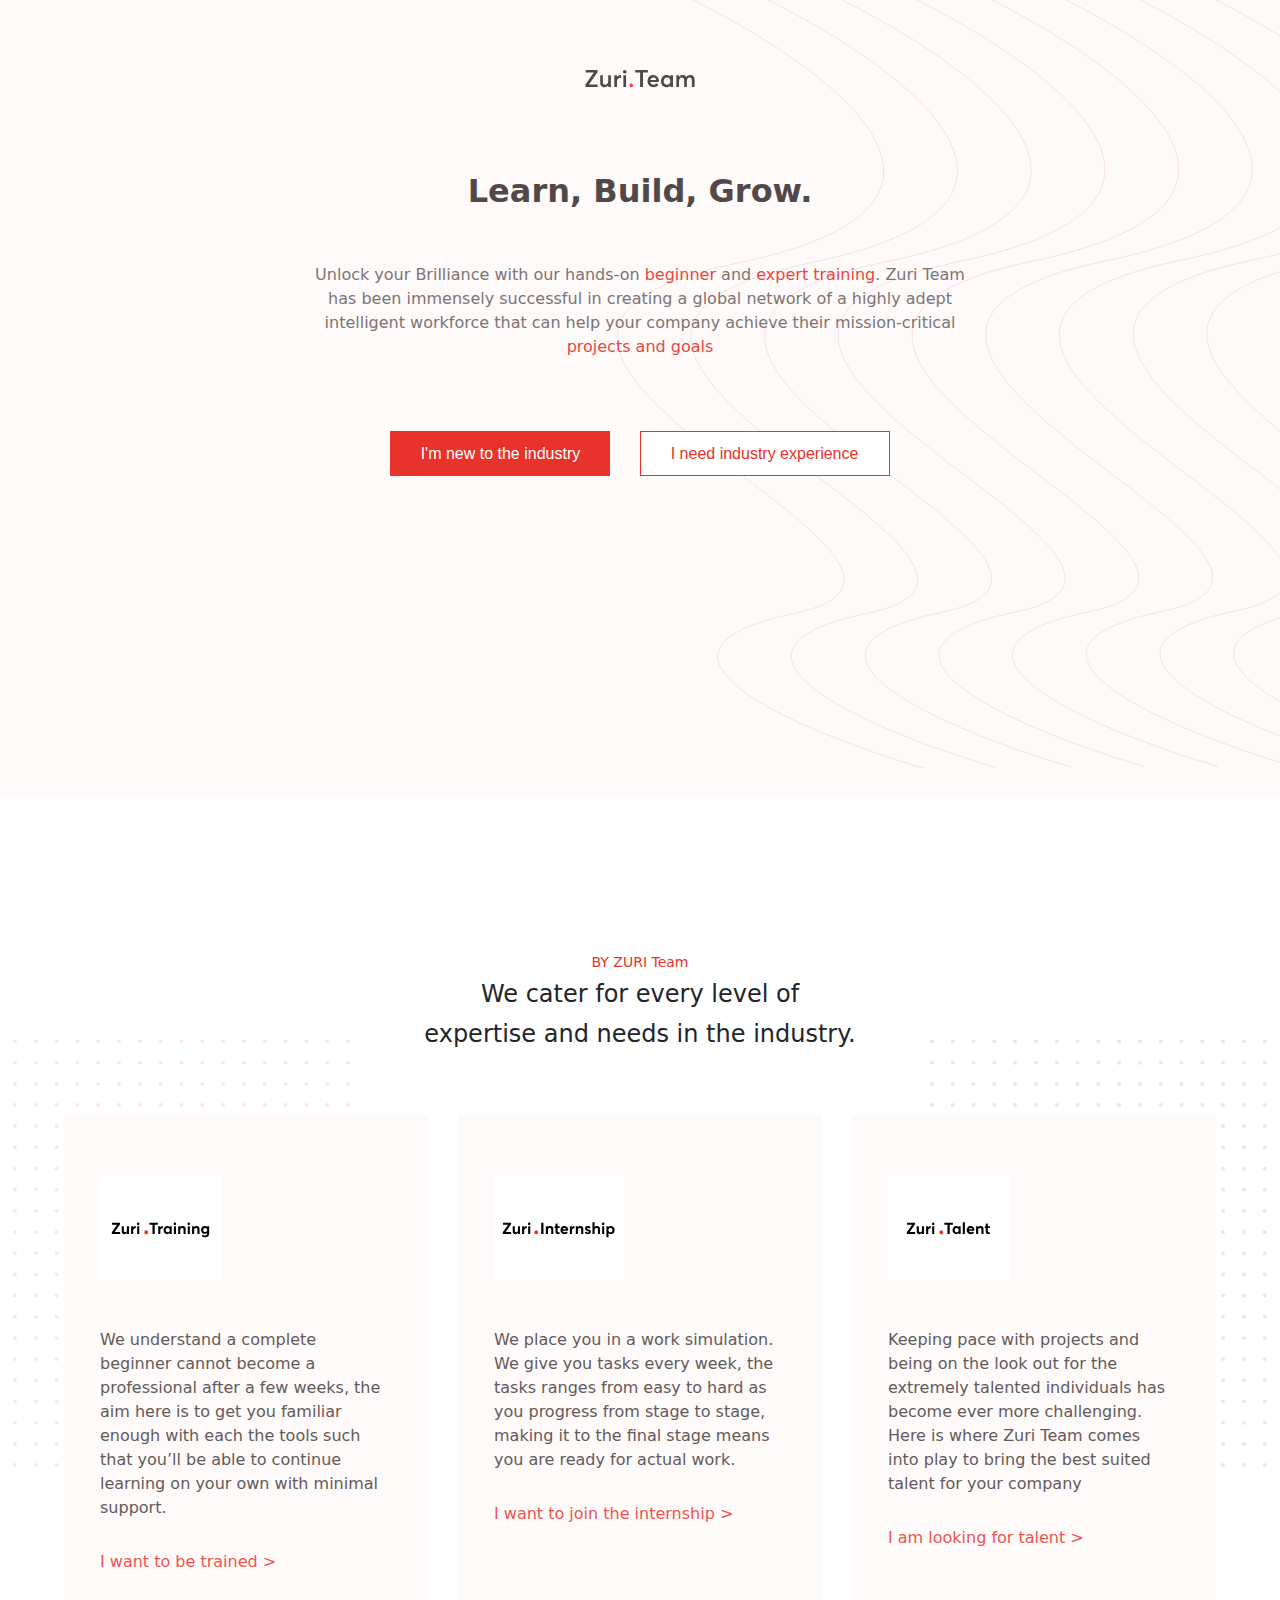
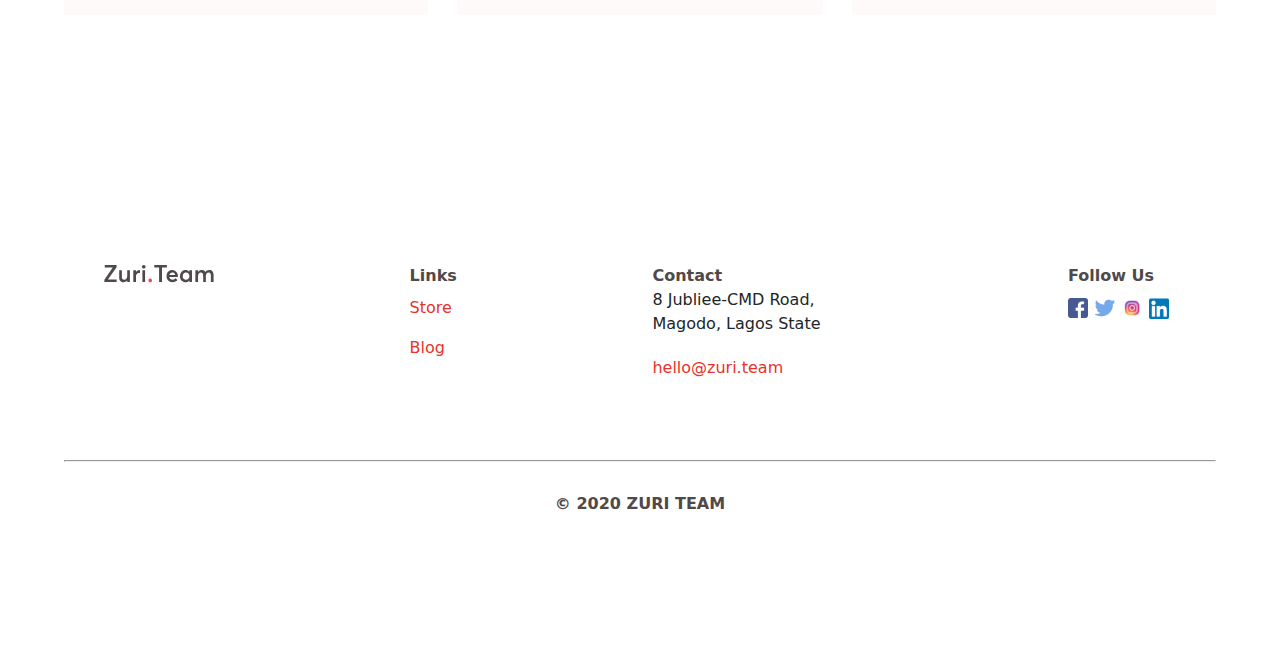
<file: index.html>
<!DOCTYPE html>
<html lang="en">
<head>
    <meta charset="UTF-8">
    <meta http-equiv="X-UA-Compatible" content="IE=edge">
    <meta name="viewport" content="width=device-width, initial-scale=1.0">
    <link rel="stylesheet" href="style.css">
    <link href="./images/zuri favicon.png" rel="icon" sizes="16x16 32x32" type="image/png">
    <title>ZURI | Learn, Build, Grow.</title>
</head>
<body>
    <main>
        <section id="hero">
            <div id="zuri-full-lg">
                <img src="./images/zuri-logo-full.svg" alt="zuri full logo">
            </div>
            <div id="hero-content">
                <h2 id="hero-header">Learn, Build, Grow.</h2>
                <br><br>
                <p id="hero-body">Unlock your Brilliance with our hands-on <span class="highlight">beginner</span> and <span class="highlight">expert training</span>. Zuri Team has been immensely successful in creating a global network of a highly adept intelligent workforce that can help your company achieve their mission-critical <span class="highlight">projects and goals</span></p>
                <br><br><br>
                <div id="hero-btn">
                    <a href="https://mardie328.github.io/Zuri-training-page/">
                        <button type="button" class="hero-btn1">I'm new to the industry</button>
                    </a>
                    <a href="./Zuri talent/index.html">
                        <button type="button" class="hero-btn2">I need industry experience</button>
                    </a>
                </div>
            </div>
        </section>
        <section id="programs">
            <h3 id="heading">BY ZURI Team</h3>
            <p id="slogan">We cater for every level of <br> expertise and needs in the industry.</p>
            <div id="dots">
                <img src="./images/left_dots.png" alt="dots image" id="left-dots">
                <img src="./images/right_dots.png" alt="dots image" id="right-dots">
            </div>
            <div id="all-programs">
                <div id="zuri-training" class="zuri-program">
                    <img src="./images/zuri-training-img.svg" alt="zuri training logo" class="zuri-logo">
                    <p class="programs-content">We understand a complete beginner cannot become a professional after a few weeks, the aim here is to get you familiar enough with each the tools such that you’ll be able to continue learning on your own with minimal support.</p>
                    <h3 class="program-links">
                        <a>I want to be trained ></a>
                    </h3>
                </div>
                <div id="zuri-internship" class="zuri-program">
                    <img src="./images/zuri-internship-img.svg" alt="zuri internship logo" class="zuri-logo">
                    <p class="programs-content">We place you in a work simulation. We give you tasks every week, the tasks ranges from easy to hard as you progress from stage to stage, making it to the final stage means you are ready for actual work.</p>
                    <h3 class="program-links">
                        <a>I want to join the internship ></a>
                    </h3>
                </div>
                <div id="zuri-talent" class="zuri-program">
                    <img src="./images/zuri-talent-img.svg" alt="zuri talent logo" class="zuri-logo">
                    <p class="programs-content">Keeping pace with projects and being on the look out for the extremely talented individuals has become ever more challenging. Here is where Zuri Team comes into play to bring the best suited talent for your company</p>
                    <h3 class="program-links">
                        <a>I am looking for talent ></a>
                    </h3>
                </div>
            </div>
        </section>
    </main>
    <footer>
        <div id="footer">
            <div id="flex1">
                <img id="ftr-logo" src="./images/zuri-logo-full.svg" alt="zuri logo">
            </div>
            <div id="flex2">
                <h3 class="ftr-header">Links</h3>
                <a href="#" class="ftr-links"><p>Store</p></a>
                <a href="#" class="ftr-links"><p>Blog</p></a>
            </div>
            <div id="flex3">
                <h3 class="ftr-header">Contact</h3>
                <p id="address">8 Jubliee-CMD Road, Magodo, Lagos State</p>
                <a href="#">
                    <p id="zuri-mail">hello@zuri.team</p>
                </a>
            </div>
            <div id="flex4">
                <h3 class="ftr-header">Follow Us</h3>
                <div id="social-icons">
                    <div><img src="./images/facebook.png" alt="facebook icon" class="social-ic"></div>
                    <div><img src="./images/twitter.png" alt="twitter icon" class="social-ic"></div>
                    <div><img src="./images/instagram.png" alt="instagram icon" class="social-ic"></div>
                    <div><img src="./images/linkedin.png" alt="linkedin icon" class="social-ic"></div>
                </div>
            </div>
        </div>
        <div id="hr-line">
            <hr>
        </div>
        <div id="flex5">
            <p id="copyright"> © 2020 ZURI TEAM </p>
        </div>
    </footer>
</body>
</html>
</file>
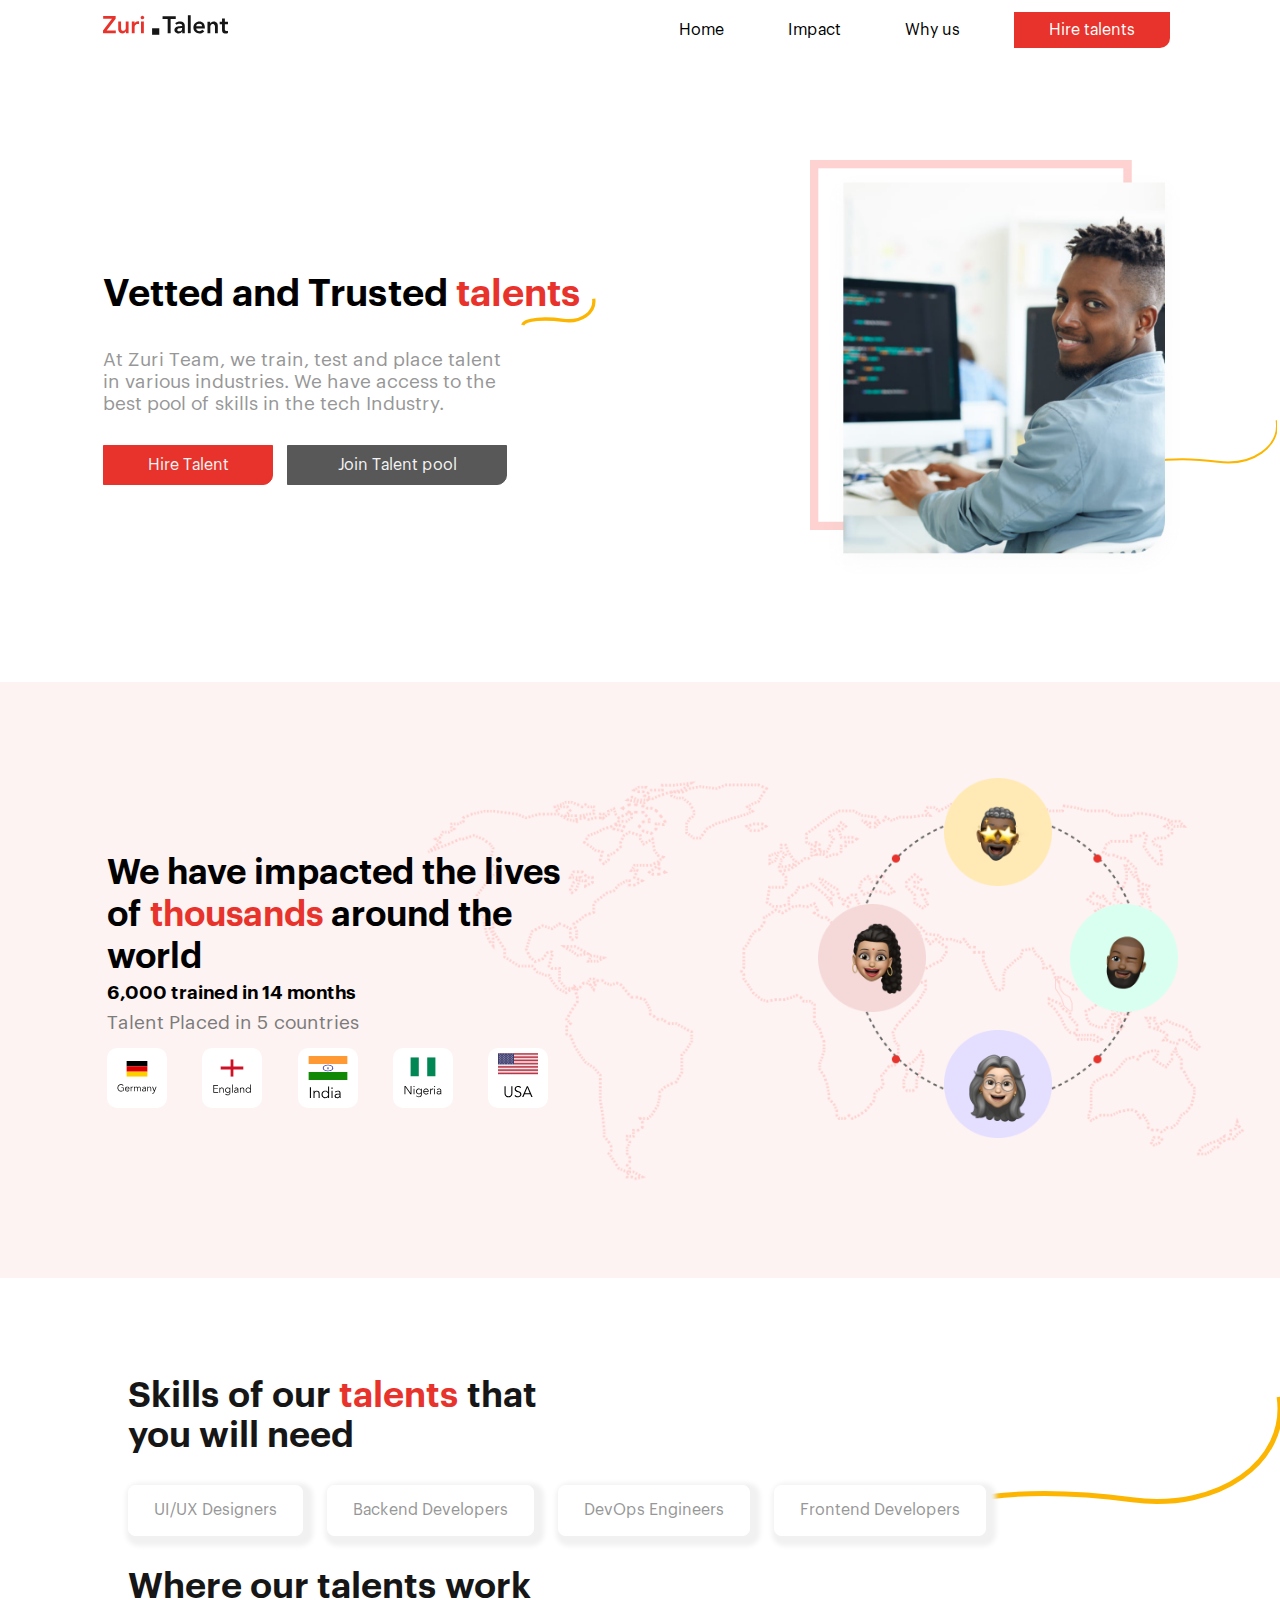
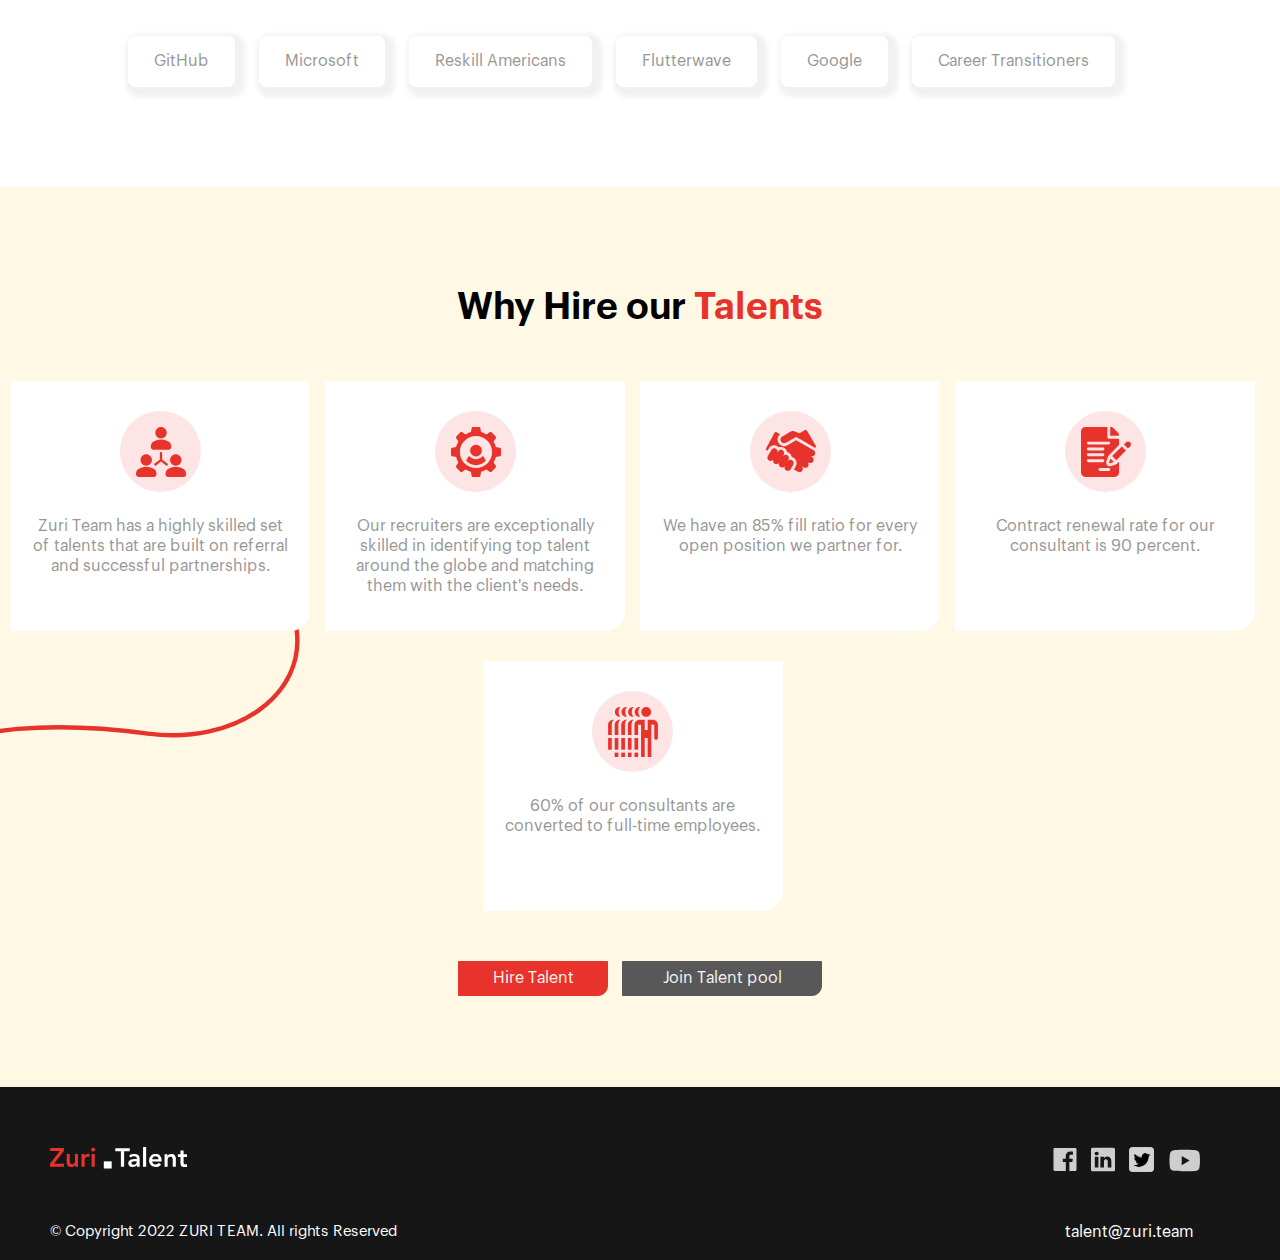
<file: Zuri talent/index.html>
<!DOCTYPE html>
<html lang="en">
<head>
    <meta charset="UTF-8">
    <meta http-equiv="X-UA-Compatible" content="IE=edge">
    <meta name="viewport" content="width=device-width, initial-scale=1.0">
    <link rel="stylesheet" href="style.css">
    <link href="../images/zuri favicon.png" rel="icon" sizes="16x16 32x32" type="image/png">
    <title>Zuri</title>
</head>
<body>
    <nav>
        <img id="logo" src="./images/zuri-talent-logo.svg" alt="Zuri talent logo">
        <ul id="nav-bar">
            <li class="nav"><a href="#home" class="nav-link">Home</a></li>
            <li class="nav"><a href="#impact" class="nav-link">Impact</a></li>
            <li class="nav"><a href="#why-us" class="nav-link">Why us</a></li>
            <li id="last-nav"><a href="#hire-talents" id="lst-nav-link">Hire <span id="span-nav">talents</span></a></li>
        </ul>
    </nav>
    <main>
        <section id="section1">
            <div id="section1-div1">
                <div id="hdr-div">
                    <img src="./images/thick-line.svg" alt="thick line" id="thick-line">
                    <h1 id="section1-heading">Vetted and Trusted <span id="talents">talents</span></h1>
                </div>
                <p id="section1-content">At Zuri Team, we train, test and place talent in various industries. We have access to the best pool of skills in the tech Industry.</p>
                <a href="#"><button type="button" id="hire-btn">Hire <span id="span">Talent</span></button></a>
                <a href="#"><button type="button" id="talent-pool-btn">Join Talent <span id="span">pool</span></button></a>
            </div>
            <div id="section1-div2">
                <img src="./images/section1.png" alt="A guy using a laptop" id="section1-image">
                <img src="./images/thin-line.svg" alt="thin line" id="thin-line">
            </div>
        </section>

        <section id="section2">
            <img src="./images/bg-image.png" alt="" id="section2-bg">
            <div id="section2-div1">
                <h2 id="section2-heading">We have impacted the lives of <span id="inline-hdr2">thousands</span> around the world</h2>
                <p id="zuri-metrics">6,000 trained in 14 months</p>
                <p id="zuri-info">Talent Placed in 5 countries</p>
                <div id="countries-div">
                    <div class="countries">
                        <img src="./images/GER.svg" alt="Germany flag" class="each-country">
                    </div>
                    <div class="countries">
                        <img src="./images/ENG.svg" alt="England flag" class="each-country">
                    </div>
                    <div class="countries">
                        <img src="./images/ind.svg" alt="India flag" class="each-country">
                    </div>
                    <div class="countries">
                        <img src="./images/NIG.svg" alt="Nigeria flag" class="each-country">
                    </div class="countries">
                    <div class="countries">
                        <img src="./images/ussa.svg" alt="USA flag" class="each-country">
                    </div>
                </div>
            </div>
            <div id="section2-div2">
                <img src="./images/section2.png" alt="" id="section2-image">
            </div>
        </section>

        <section id="section3">
            <h2 id="section3-hdr">Skills of our <span class="span">talents</span> that you will need</h2>
            <div id="section3-div1">
                <button type="button" class="section3-btn">UI/UX Designers</button>
                <button type="button" class="section3-btn">Backend Developers</button>
                <button type="button" class="section3-btn">DevOps Engineers</button>
                <button type="button" class="section3-btn">Frontend Developers</button>
            </div>
            <img src="./images/thin-line.svg" alt="thick line" id="thick-line2">
            <h2 id="section3-hdr2">Where our talents work</h2>
            <div id="section3-div2">
                <button type="button" class="section3-btn">GitHub</button>
                <button type="button" class="section3-btn">Microsoft</button>
                <button type="button" class="section3-btn">Reskill Americans</button>
                <button type="button" class="section3-btn">Flutterwave</button>
                <button type="button" class="section3-btn">Google</button>
                <button type="button" class="section3-btn">Career Transitioners</button>
            </div>
        </section>

        <section id="section4">
            <h2 id="section4-hdr">Why Hire our <span class="span">Talents</span></h2>
            <div id="section4-body">
                <img src="./images/rope.svg" alt="thick line" id="red-line">
                <div id="section4-box">
                    <div class="each-box">
                        <img src="./images/people.svg" alt="People image" class="section4-img">
                        <p class="box-content">Zuri Team has a highly skilled set of talents that are built on referral and successful partnerships.</p>
                    </div>
                    <div class="each-box">
                        <img src="./images/mech.svg" alt="mech image" class="section4-img">
                        <p class="box-content">Our recruiters are exceptionally skilled in identifying top talent around the globe and matching them with the client's needs.</p>
                    </div>
                    <div class="each-box">
                        <img src="./images/hand.svg" alt="hand image" class="section4-img">
                        <p class="box-content">We have an 85% fill ratio for every open position we partner for.</p>
                    </div>
                    <div class="each-box" id="box4">
                        <img src="./images/write.svg" alt="writing image" class="section4-img">
                        <p class="box-content">Contract renewal rate for our consultant is 90 percent.</p>
                    </div>
                    <div class="each-box" id="box5">
                        <img src="./images/many.svg" alt="peoples image" class="section4-img">
                        <p class="box-content">60% of our consultants are converted to full-time employees.</p>
                    </div>
                    <div id="box6"></div>
                </div>
            </div>
            <div id="section4-btns">   
                <a href="#"><button type="button" id="hire-btn2">Hire <span id="span">Talent</span></button></a>
                <a href="#"><button type="button" id="talent-pool-btn2">Join Talent <span id="span">pool</span></button></a>
            </div>
        </section>

        <footer id="ftr-section">
            <img src="./images/zuri-logo.svg" alt="Zuri talent logo" id="ftr-logo">
            <div id="social-icons">
                <a href="#"><img src="./images/facebook.svg" alt="facebook logo" id="facebook"></a>
                <a href="#"><img src="./images/linkd.svg" alt="LinkedIn logo" id="linkedin"></a>
                <a href="#"><img src="./images/twit.png" alt="Twitter logo" id="twitter"></a>
                <a href="#"><img src="./images/youtube.svg" alt="YouTube logo" id="youtube"></a>
            </div>
            <p><a href="#" id="zuri-mail">talent@zuri.team</a></p>
            <hr id="hr-line">
            <p id="copyright">© Copyright 2022 ZURI TEAM. All rights Reserved</p>
        </footer>
    </main>
</body>
</html>
</file>
<file: style.css>
*{
    margin: 0;
    padding: 0;
    box-sizing: border-box;
    text-decoration: none;
}

@font-face {
    font-family: Averta;
    src: url(https://res.cloudinary.com/dafsch2zs/raw/upload/v1596618987/Zuri%20Landing/AvertaDemoPECuttedDemo-Regular_dghpn7.otf);
}

body{
    font-size: 1rem;
    font-weight: 400;
    line-height: 1.5;
    color: #212529;
    text-align: left;
    font-family: averta,system-ui, -apple-system, BlinkMacSystemFont, 'Segoe UI', Roboto, Oxygen, Ubuntu, Cantarell, 'Open Sans', 'Helvetica Neue', sans-serif;
}

#hero{
    height: 800px;
    background-image: url(./images/hero-bg.svg);
    background-size: cover;
    background-position: center;
    background-repeat: no-repeat;
}

#zuri-full-lg{
    margin: auto;
    display: flex;
    justify-content: center;
    padding-top: 69px;
    margin-bottom: 69px;
}

#hero-header{
    color: #514949;
    font-size: 2rem;
}

#hero-content{
    padding: 10px;
    max-width: 700px;
    margin: 0 auto;
    text-align: center;
    color: #7b7474;
}

.highlight{
    color: #e7332b;
    opacity: 0.9;
}

.hero-btn1{
    width: 220px;
    height: 45px;
    color: white;
    background-color: #e7332b;
    border: solid 1px #e7332b;
    cursor: pointer;
    margin-right: 24px;
    font-size: 1rem;
    font-weight: 400;
    line-height: 24px;

}

.hero-btn1:hover{
    background-color: white;
    color: #e7332b;
}

.hero-btn2{
    width: 250px;
    height: 45px;
    color: #e7332b;
    background-color: white;
    border: solid 1px #e7332b;
    cursor: pointer;
    font-size: 1rem;
    font-weight: 400;
    line-height: 24px;
}

.hero-btn2:hover{
    background-color: #e7332b;
    color: white;
}

/*Programs section*/
#programs{
    position: relative;
}

#heading{
    font-size: 14px;
    font-weight: 500;
    margin-top: 150px;
    text-align: center;
    color: #e7332b;
    line-height: 24px;
}

#slogan{
    text-align: center;
    font-weight: 400;
    font-size: 24px;
    line-height: 40px;
}

#left-dots{
    width: 350px;
    margin-top: -15px;
}

#right-dots{
    width: 350px;
    float: right;
    z-index: -1;
    margin-top: -15px;
}

#all-programs{
    display: flex;
    margin: 0 auto;
    width: 90%;
    position: absolute;
    top: 165px;
    left: 5%;
    right: 5%;

}

.zuri-program{
    z-index: 1;
    background-color: #fffafa;
    width: 100%;
    height: 500px;
    padding: 61px 45px 82px 36px;
}

#zuri-training{
    margin-right: 30px;
}

#zuri-internship{
    margin-right: 30px;
}

.zuri-logo{
    margin-bottom: 48px;
    vertical-align: middle;
}

.programs-content{
    font-size: 16px;
    line-height: 24px;
    color: #514949;
    opacity: 0.9;
    margin-top: 0;
    margin-bottom: 1rem;
    width: 100%;
}

.program-links{
    color: #eb554f;
    font-size: 1rem;
    margin-bottom: 0.5rem;
    font-weight: 500;
    line-height: 24px;
    margin-top: 30px;
    cursor: pointer;
}

/*Footer*/
#footer{
    position: relative;
    margin-top: 350px;
    justify-content: space-between;
    display: flex;
    padding: 40px;
    width: 90%;
    margin-left: auto;
    margin-right: auto;
}

#social-icons{
    display: flex;
    margin-top: 10px;
}

.ftr-links{
    color: #e7332b;
    font-weight: 400;
    line-height: 40px;
}

.ftr-header{
    font-size: 16px;
    line-height: 24px;
    color: #514949;
    font-weight: 700;
}

#zuri-mail{
    color: #e7332b;
    margin-top: 20px;
}

.social-ic{
    width: 20px;
    margin-right: 7px;
}

#address{
    width: 220px;
}

#hr-line{
    color: #212529;
    margin-top: 40px;
    margin-bottom: 30px;
    width: 90%;
    margin-left: auto;
    margin-right: auto;
}

#copyright{
    text-align: center;
    margin-top: 30px;
    margin-bottom: 130px;
    font-size: 16px;
    font-weight: 700;
    color: #514949;
}

@media(max-width:1050px){
   .program-links{
    font-size: 0.95rem;
   }

   .zuri-program{
    height: 550px;
    padding: 61px 45px 82px 36px;
    }

    #dots{
        display: none;
    }

    #all-programs{
        display: relative;
    }

    #footer{
        margin-top: 800px;
    }
}

@media(max-width:800px){
    #hero{
        height: 600px;
    }

    #hero-btn{
        display: flex;
        flex-direction: column;
    }

    .hero-btn1{
        margin-left: 20px;
    }

    .hero-btn2{
        margin-top: 2%;
    }

    #dots{
        display: none;
    }

    #all-programs{
        display: flex;
        flex-direction: column;
        position: relative;
        margin: 0 auto;
        top: 100px;
        left: 0;
        right: 0;
    
    }

    .zuri-program{
        height: 100%;
    }
    
    #zuri-internship{
        margin-right: 30px;
        margin-top: 45px;
    }

    #zuri-talent{
        margin-top: 45px;
    }
    
    /*Footer*/
    #footer{
        justify-content: center;
        align-items: center;
        display: flex;
        flex-direction: column;
        margin-top: 300px;

    }
    
    .ftr-links{
        line-height: 30px;
    }
    
    .ftr-header{
        margin-top: 20px;
        font-size: 23px;
    }
 }

 @media(max-width:500px){
    .hero-btn2{
        margin-top: 3%;
    }

    #hero{
        height: 650px;
    }

    .ftr-header{
        display: flex;
        justify-content: center;
    }

    #flex2{
        text-align: center;
    }

    #flex3{
        text-align: center;
    }
}

 @media(min-width:1500px){
    #dots{
        width: 50%;
        margin: 0 auto;
    }
    
    #all-programs{
        width: 40%;
    }
    
    .zuri-program{
        z-index: 1;
        background-color: #fffafa;
        width: 100%;
        height: 100%;
        padding: 61px 45px 82px 36px;
    }

    #footer{
        width: 40%;
    }

    #hr-line{
        width: 40%;
    }
 }
</file>
<file: Zuri talent/style.css>
*{
    margin: 0;
    padding: 0;
    box-sizing: border-box;
    font-family: Graphik;
}

/*Fonts*/
@font-face {
    font-display: fallback;
    font-family: Graphik;
    font-style: normal;
    font-weight: 400;
    src: url(./Graphik-Regular.42a9b7733ff5f4bc9df8.woff2) format("woff2");
    unicode-range: U+0020-007f
}

@font-face {
    font-display: fallback;
    font-family: Graphik;
    font-style: normal;
    font-weight: 600;
    src: url(./Graphik-Semibold.f9277a68f8dbabfbba24.woff2) format("woff2");
    unicode-range: U+0020-007f
}


/*Nav bar*/
nav{
    position: fixed;
    z-index: 1;
    margin-top: -160px;
    width: 100%;
    background-color: white;
}

#logo{
    width: 125px;
    margin: 25px 103px;
}

#nav-bar{
    list-style: none;
    float: right;
    margin-right: 100px;
}

.nav{
    display: inline-block;
    line-height: 80px;
    font-size: 16px;
    font-family: Graphik !important;
    font-weight: 400 !important;
}

.nav-link{
    color: black;
    margin-right: 40px;
    text-decoration: none;
    padding: 16px 10px;
}

.nav-link:hover{
    background-color: #f6fafd;
}

#last-nav{
    display: inline-block;
    line-height: 80px;
    margin-right: 10px;
}

#lst-nav-link{
    padding: 10px 35px;
    color: white;
    background-color: #e7332b;
    border-bottom-right-radius: 10px;
    text-decoration: none;
}

/*Section 1*/
#section1{
    display: flex;
    justify-content: space-evenly;
    align-items: center;
    width: 100%;
    margin: 150px 0;
}

#section1-div1{
    display: inline;
    width: 580px;
    margin-right: 100px;
    margin-left: 100px;
    margin-top: 120px;
}

#section1-heading{
    line-height: 49px;
    font-weight: 800px;
    font-size: 38px;
    width: 530px;
    font-family: Graphik !important;
    font-weight: 800 !important;
}

#talents{
    color: #e7332b;
}

#section1-content{
    color: #979797;
    font-size: 19px;
    line-height: 22px;
    font-weight: 400px;
    width: 400px;
    margin: 30px 0;
}

#hdr-div{
    position: relative;
}

#thick-line{
   width: 75px;
   position: absolute;
   margin-left: 418px;
   margin-top: 28px;
}

#hire-btn{
    width: 170px;
    height: 40px;
    cursor: pointer;
    color: #f3f3f3;
    background-color: #e7332b;
    border: #e7332b solid 1px;
    font-size: 16px;
    font-weight: 400px;
    border-bottom-right-radius: 10px;
    margin-right: 10px;
}

#talent-pool-btn{
    width: 220px;
    height: 40px;
    cursor: pointer;
    color: #f3f3f3;
    background-color: #585858;
    border: #585858 solid 1px;
    font-size: 16px;
    font-weight: 400px;
    border-bottom-right-radius: 10px;
}

#section1-div2{
    position: relative;
}

#section1-image{
    width: 380px;
    margin-left: 23px;
    position: absolute;
}

#thin-line{
    width: 140px;
    margin-top: 260px;
    margin-left: 350px;
    z-index: -1;
}

/*Section2*/
#section2{
    margin-top: 200px;
    margin-bottom: 100px;
    height: 590px;
    display: flex;
    justify-content: space-evenly;
    align-items: center;
}

#section2-bg{
    width: 100%;
}

#section2-div1{
    position: absolute;
    margin-right: 45%;
}

#section2-div2{
    position: absolute;
    margin-left: 56%;
    margin-bottom: 40px;
}

#section2-heading{
    font-size: 35px;
    font-weight: 10px;
    width: 490px;
    line-height: 42px;
    font-family: Graphik !important;
    font-weight: 800 !important;
}

#inline-hdr2{
    color: #e7332b;
}

#zuri-metrics{
    font-size: 19px;
    line-height: 30px;
    font-weight: 700;
}

#zuri-info{
    color: #7c7b7b;
    font-size: 19px;
    line-height: 30px;
}

#section2-image{
    width: 360px;
}

#countries-div{
    display: flex;
    justify-content: space-between;
    width: 90%;
}

.countries{
    width: 60px;
    height: 60px;
    background-color: white;
    text-align: center;
    border-radius: 10px;
    display: flex;
    justify-content: space-evenly;
    margin-top: 10px;
    
}

.each-country{
    width: 40px;
}

/*Section 3*/
#section3{
    background-color: white;
    height: 100%;
    margin-left: 10%;
    margin-bottom: 100px;
}

.span{
    color: #e7332b;
}

#section3-hdr{
    font-weight: 800;
    font-size: 36px;
    line-height: 40px;
    color: #161617;
    width: 450px;
    margin-bottom: 30px;
}

#section3-div1{
    margin-bottom: 30px;
    width: 100%;
}

.section3-btn{
    background-color: white;
    padding: 8px 25px;
    margin-right: 20px;
    border: solid white 1px;
    border-radius: 7px;
    box-shadow: 4px 4px 5px 6px #f1f1f1;
    color: #979797;
    font-size: 16px;
    line-height: 33px;
}

#thick-line2{
    float: right;
    margin-top: -170px;
}

#section3-hdr2{
    font-weight: 800;
    font-size: 36px;
    line-height: 40px;
    color: #161617;
    width: 450px;
    margin-bottom: 30px;
}

/*Section 4*/
#section4{
    background-color: #fff8e5;
    position: relative;
    padding-top: 100px;
    height: 900px;
}

#section4-hdr{
    text-align: center;
    font-weight: 800;
    font-size: 37px;
}

#section4-body{
    position: relative;
}

#red-line{
    margin-top: 300px;
    width: 300px;
    z-index: -1;
}

#section4-box{
    box-sizing: border-box;
    display: flex;
    flex-direction: row;
    flex-flow: row wrap;
    margin-right: auto;
    margin-left: auto;
    text-align: center;
    align-items: center;
    justify-content: center;
    position: absolute;
    margin-top: -410px;
}

.each-box{
    width: 300px;
    text-align: center;
    height: 250px;
    background-color: white;
    margin-top: 30px;
    border-bottom-right-radius: 20px;
    padding: 30px 20px;
    margin-right: 15px;
}

.each-box:hover .box-content{
    background-color: black;
    color: white;
}

.each-box:hover{
    background-color: black;
}

.box-content{
    margin-top: 20px;
    color: #979797;
    font-size: 16px;
    line-height: 20px;
    font-weight: 400;
}

#hire-btn2{
    width: 150px;
    height: 35px;
    cursor: pointer;
    color: #f3f3f3;
    background-color: #e7332b;
    border: #e7332b solid 1px;
    font-size: 16px;
    font-weight: 400px;
    border-bottom-right-radius: 10px;
    margin-right: 10px;
}

#talent-pool-btn2{
    width: 200px;
    height: 35px;
    cursor: pointer;
    color: #f3f3f3;
    background-color: #585858;
    border: #585858 solid 1px;
    font-size: 16px;
    font-weight: 400px;
    border-bottom-right-radius: 10px;
}

#section4-btns{
    margin-top: 200px;
    text-align: center;
}

/*Footer*/
#ftr-section{
    background-color: #161617;
    padding-bottom: 20px;
}

#ftr-logo{
    margin-top: 60px;
    margin-left: 50px;
}

#social-icons{
    margin-top: 60px;
    margin-right: 80px;
    float: right;
}

#twitter{
    width: 25px;
    margin-left: 10px;
}

#facebook{
    width: 24px;
    margin-left: 10px;
}

#linkedin{
    width: 24px;
    margin-left: 10px;
}

#youtube{
    width: 32px;
    margin-left: 10px;
}

#zuri-mail{
    float: right;
    margin-top: 50px;
    margin-right: -150px;
    color: white;
    text-decoration: none;
}

#hr-line{
    display: none;
}

#copyright{
    margin-top: 50px;
    color: white;
    margin-left: 50px;
    font-size: 15px;
    font-weight: 400;
}

/*Responsiveness*/
@media(max-width:1100px){
    nav{
        margin-top: -90px;
    }

    /*Section 1*/
    #section1{
        flex-direction: column;
        justify-content: center;
        text-align: center;
        margin: 90px 0;
    }

    #section1-heading{
        width: auto;
    }

    #section1-content{
        margin: 30px auto;
        text-align: center;
        width: 580px;
    }

    #thick-line{
        width: 75px;
        position: absolute;
        margin-left: 180px;
        margin-top: 28px;
    }

    #section1-div2{
        position: relative;
        margin-top: 50px;
    }

    #section1-image{
        width: 580px;
        margin-left: -150px;
        position: absolute;
    }

    #thin-line{
        width: 300px;
        margin-left: 120%;
        margin-top: 400px;
    }

    #section3-hdr{
        font-size: 30px;
    }

    #section3-hdr2{
        font-size: 30px;
    }

    /*Section2*/
    #section2{
        margin-top: 220px;
        margin-bottom: 100px;
        height: 610px;
        justify-content: center;
        align-items: center;
    }

    #section2-bg{
        width: 100%;
        height: 590px;
    }

    #section2-div1{
        margin-right: 40%;
    }

    #section2-div2{
        margin-left: 50%;
        margin-bottom: 35px;
    }

    #section2-heading{
        font-size: 32px;
        width: 440px;
    }

    #thick-line2{
        display: none;
    }

    #section3{
        margin-left: 7%;
    }
}

@media(max-width:1024px){
    .section3-btn{
        background-color: white;
        padding: 8px 20px;
    }

    /*Footer*/
    #ftr-logo{
        margin-left: 200px;
    }
    
}

@media(max-width:900px){
    .nav-link{
        display: none;
    }

    #logo{
        margin: 25px 40px;
    }

    #last-nav{
        margin-right: -80px;
    }

    /*Section 1*/

    #section1-image{
        width: 410px;
        margin-left: -200px;
    }

    #thin-line{
        display: none;
    }

    /*Section2*/
    #section2{
        margin-top: 550px;
        flex-direction: column;
        margin-bottom: 100px;
        height: 800px;
        justify-content: center;
        align-items: center;
    }

    #section2-bg{
        width: 100%;
        height: 800px;
    }

    #section2-div1{
        margin-right: auto;
        margin-left: auto;
        margin-top: -400px;
        text-align: center;
    }

    #section2-div2{
        margin-right: auto;
        margin-left: auto;
        margin-bottom: 35px;
        margin-top: 340px;
    }

    #section2-heading{
        font-size: 28px;
        width: 440px;
    }

    #section2-image{
        width: 360px;
    }

    #section2-heading{
        font-size: 30px;
    }

    #countries-div{
        margin: auto;
        text-align: center;
    }  

    /*Section 3*/
    #section3-hdr{
        margin: 0 auto 30px;
        text-align: center;
    }

    #section3-hdr2{
        margin: 0 auto 30px;
        text-align: center;
    }

    .section3-btn{
        margin-bottom: 20px;
        padding: 8px 20px;
    }

    #section3-div1{
        margin: auto;
        width: 90%;
    }

    #section3-div2{
        display: grid;
        grid-template-columns: 1fr 1fr 1fr;
        width: 90%;
        margin: auto;
    }

    /*Section 4*/
    #section4{
        height: 1200px;
    }

    #red-line{
        margin-top: 300px;
        width: 300px;
        z-index: -1;
    }

    #section4-box{
        display: grid;
        padding-left: 10%;
        grid-template-columns: 1fr 1fr;
        grid-auto-flow: row;
        margin-left: auto;
    }

    #box5{
        grid-column: 1/3;
    }

    #section4-btns{
        margin-top: 500px;
        text-align: center;
    }
}

@media(max-width:500px){
    nav{
        margin-top: -30px;
        width: 100%;
    }

    #nav-bar{
        margin-right: 0px;
    }

    #last-nav{
        margin-right: 20px;
    }

    #logo{
        margin: 25px 20px;
    }

    #section1{
        width: 100%;
        margin: 24px auto;
    }

    #section1-heading{
        display: block;
        width: 350px;
        margin: 0 auto;
        font-size: 39px;
    }

    #section1-div1{
        display: inline;
        width: 100%;
        margin-right: 0px;
        margin-left: 0px;
        margin-top: 120px;
    }

    #section1-content{
        width: 345px;
        font-size: 16px;
    }

    #section1-image{
        width: 350px;
        margin-left: 0;
        margin-bottom: 40px;
        position: relative;

    }

    #thick-line{
        width: 75px;
        margin-left: 80px;
        margin-top: 80px;
    }

    #hire-btn{
        width: 130px;
    }
    
    #talent-pool-btn{
        width: 170px;
    }

    #section2{
        margin-top: 80px;
        margin-bottom: 200px;
        height: 100%;
    }

    #section2-div1{
        width: 75%;
        margin-right: 0;
        text-align: left;
    }

    #section2-heading{
        font-size: 25px;
        width: 100%;
        line-height: 30px;
    }

    #zuri-metrics{
        font-size: 15px;
        line-height: 37px;
    }
    
    #zuri-info{
        font-size: 16px;
        line-height: 33px;
    }

    #countries-div{
        width: 100%;
    }
    
    .countries{
        width: 50px;
        height: 50px;
        background-color: white;
        text-align: center;
        border-radius: 10px;
        display: flex;
        justify-content: space-evenly;
        margin-top: 10px;
        
    }
    
    .each-country{
        width: 30px;
    }

    /*Section 3*/
    #section3{
        margin-top: -100px;
    }

    #section3-hdr{
        text-align: left;
        width: 350px;
    }

    #section3-hdr2{
       width: 350px;
       text-align: left;
       margin-top: 20px;
    }

    .section3-btn{
        margin-bottom: 20px;
        padding: 8px 5px;
    }

    #section3-div1{
        display: grid;
        grid-template-columns: 1fr 1fr;
        margin: auto;
        width: 90%;
    }

    #section3-div2{
        display: grid;
        grid-template-columns: 1fr 1fr;
        width: 90%;
        margin: auto;
    }

     /*Section 4*/
     #section4{
        height: 1750px;
        margin-bottom: 0;
    }

    #section4-hdr{
        font-size: 30px;
    }

    #red-line{
        margin-top: 300px;
        width: 300px;
        z-index: -1;
    }

    #section4-box{
        display: flex;
        flex-direction: column;
        width: 100%;
        margin-right: auto;
        margin-left: -10px;
        justify-content: center;
    }

    #hire-btn2{
        width: 120px;
        height: 35px;
    }
    
    #talent-pool-btn2{
        width: 170px;
        height: 35px;
    }

    #section4-btns{
        margin-top: 1050px;
    }

    /*Footer*/
    #ftr-section{
        background-color: #161617;
        margin-top: -60px;
        padding-top: 70px;
    }

    #ftr-logo{
        display: flex;
        justify-content: center;
        margin-top: 60px;
        margin-right: auto;
        margin-left: auto;
    }

    #social-icons{
        margin-top: 10px;
        display: flex;
        justify-content: center;
        margin-right: auto;
        margin-left: auto;
        margin-bottom: 45px;
        float: none;
    }

    #copyright{
        color: white;
        margin-left: 0px;
        text-align: center;
        margin-top: 0px;
    }

    #zuri-mail{
        float: none;
        display: flex;
        justify-content: center;
        margin-left: auto;
        margin-right: auto;
    }

    #hr-line{
        display: block;
        margin-top: 45px;
        margin-bottom: 20px;
        width: 90%;
        margin-left: auto;
        margin-right: auto;
        color: #979797;
        border-bottom: black;
    }
}

@media(max-width:375px){
    #section1-content{
        width: 300px;
        font-size: 16px;
    }

    #section1-image{
        width: 320px;
    }

    #hire-btn{
        width: 130px;
        height: 50px;
    }
    
    #talent-pool-btn{
        width: 170px;
        height: 50px;
    }

    #span{
        display: block;
    }

    /*Section 3*/
    #section3{
        margin-top: -120px;
    }

    #section3-hdr{
        width: 300px;
        font-size: 27px;
    }

    #section3-hdr2{
       width: 300px;
       font-size: 25px;
    }

    /*section 4*/
    #hire-btn2{
        width: 120px;
        height: 45px;
    }
    
    #talent-pool-btn2{
        width: 170px;
        height: 45px;
    }
}

@media(max-width:320px){
    #section1-content{
        width: 260px;
        font-size: 16px;
    }

    #section1-image{
        width: 280px;
    }

    #logo{
        margin: 25px 10px;
    }

    #last-nav{
        margin-right: 10px;
        margin-left: -100px;
    }

    #lst-nav-link{
        padding: 23px 16px;
    }

    #nav-bar{
        list-style: none;
        float: right;
        margin-right: 0px;
    }

    #section1-heading{
        display: inline;
    }

    #section2-image{
        width: 300px;
    }

    #thick-line{
        width: 75px;
        margin-left: 175px;
        margin-top: 80px;
    }

    #section2-div1{
        width: 83%;
        margin-right: 0;
        text-align: left;
    }

    /*section 4*/
    #section4{
        width: 100%;
    }
    #section-hdr{
        font-size: 20px;
    }

    #section4-box{
        display: flex;
        flex-direction: column;
        width: 100%;
        margin-right: auto;
        margin-left: -20px
    }

    #hire-btn2{
        width: 100px;
        height: 45px;
    }
    
    #talent-pool-btn2{
        width: 140px;
        height: 45px;
    }
}
</file>
